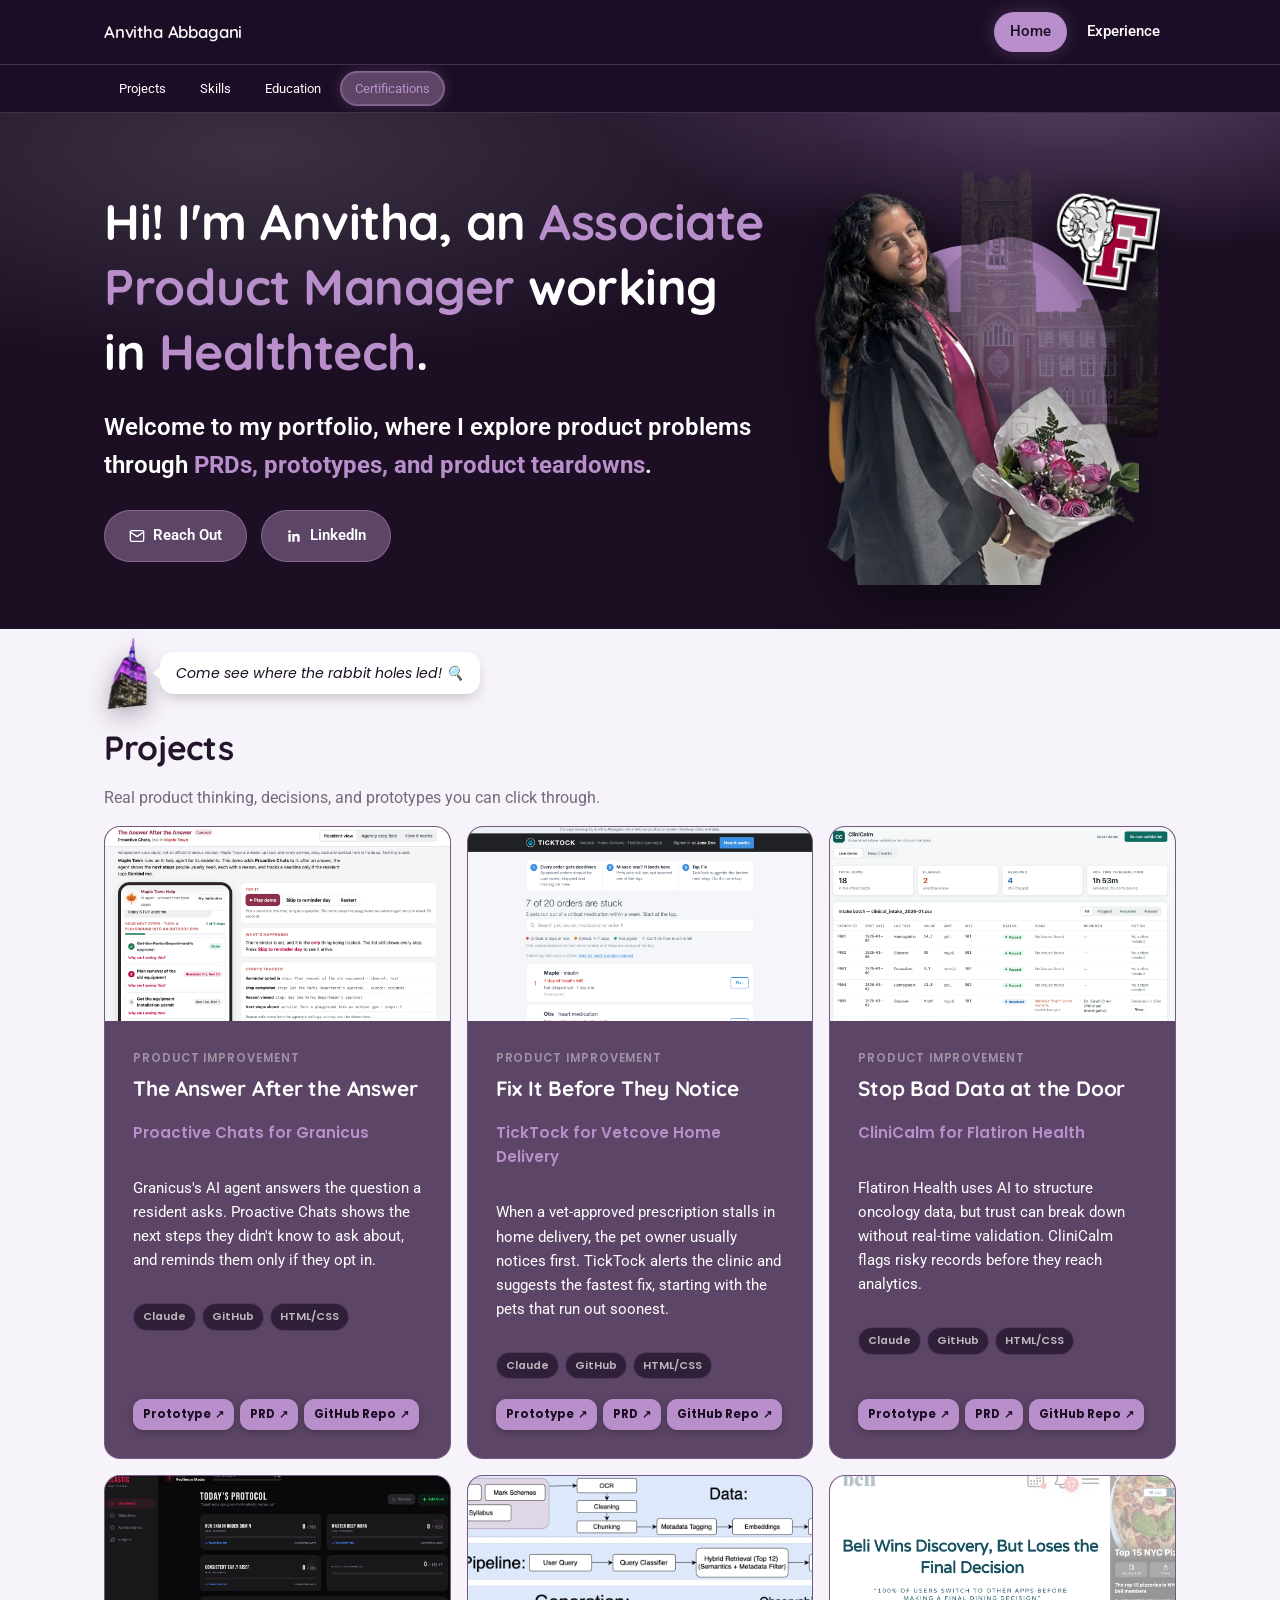
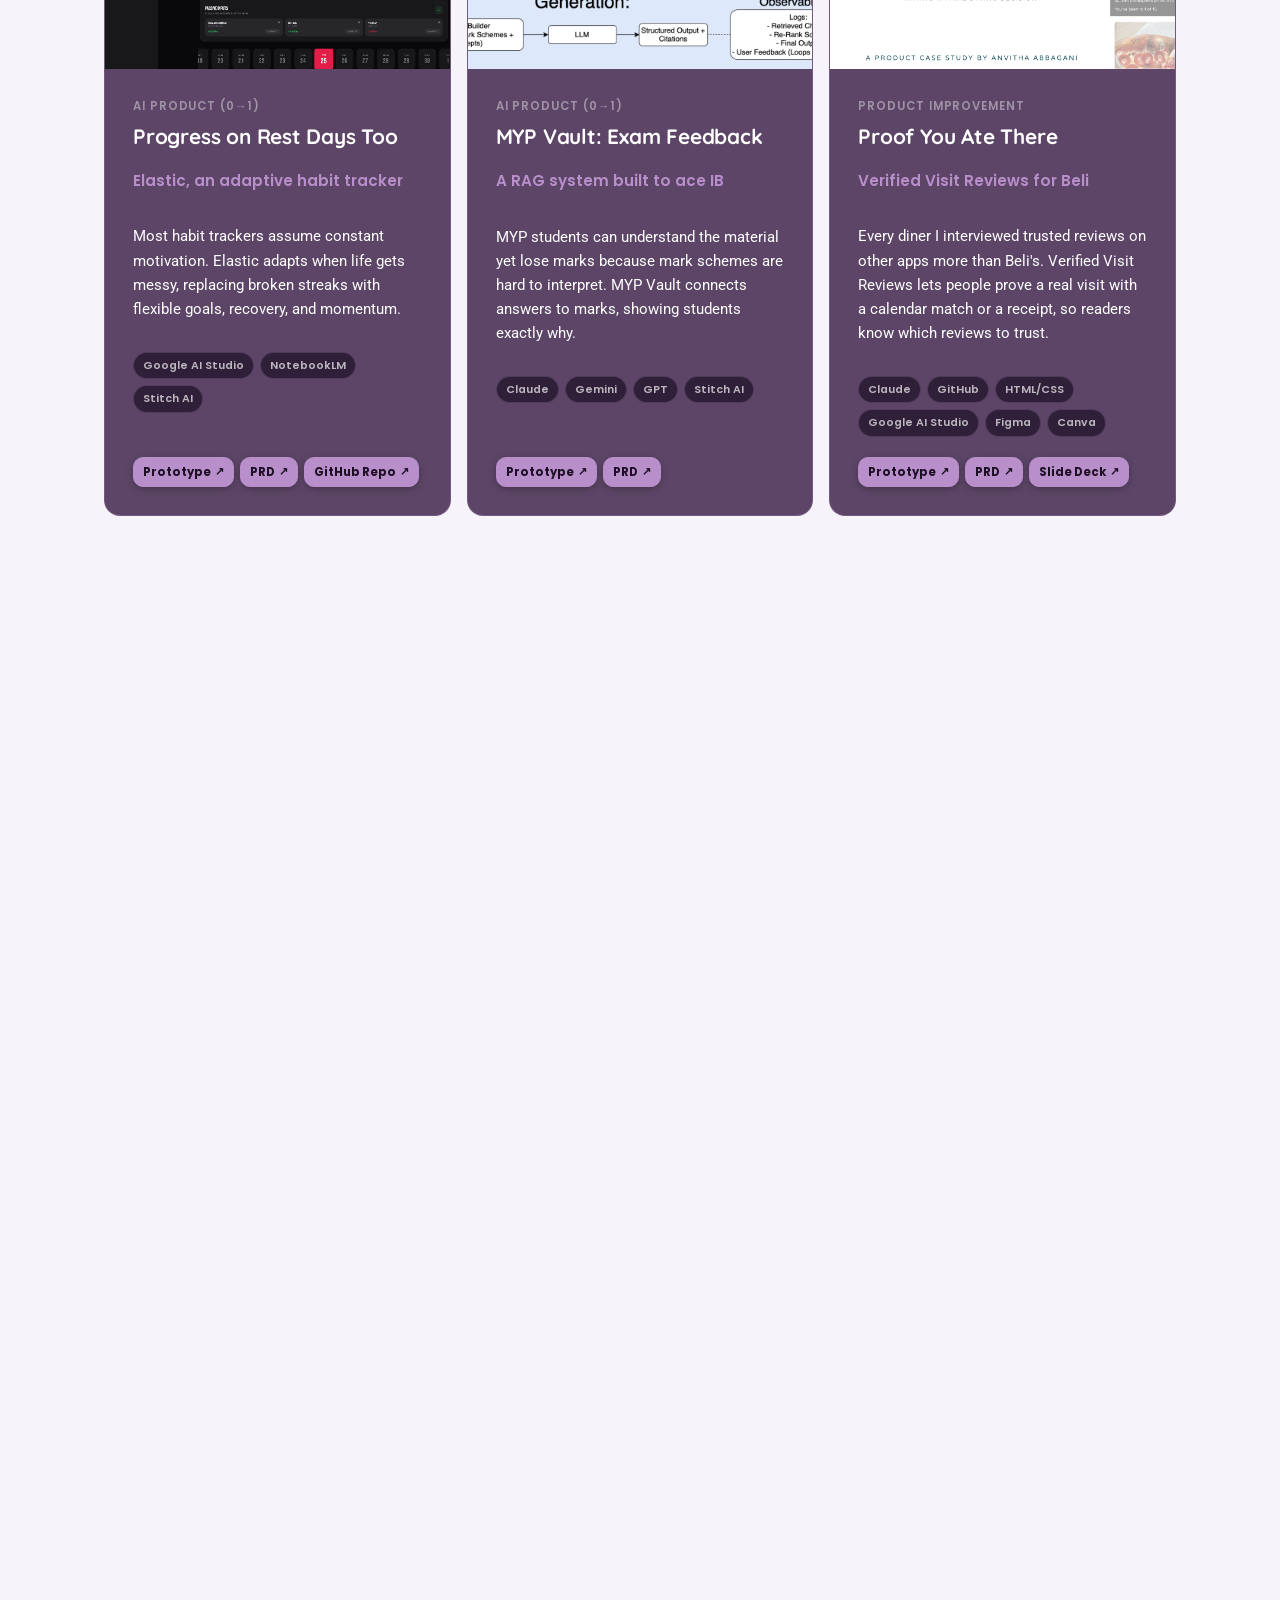
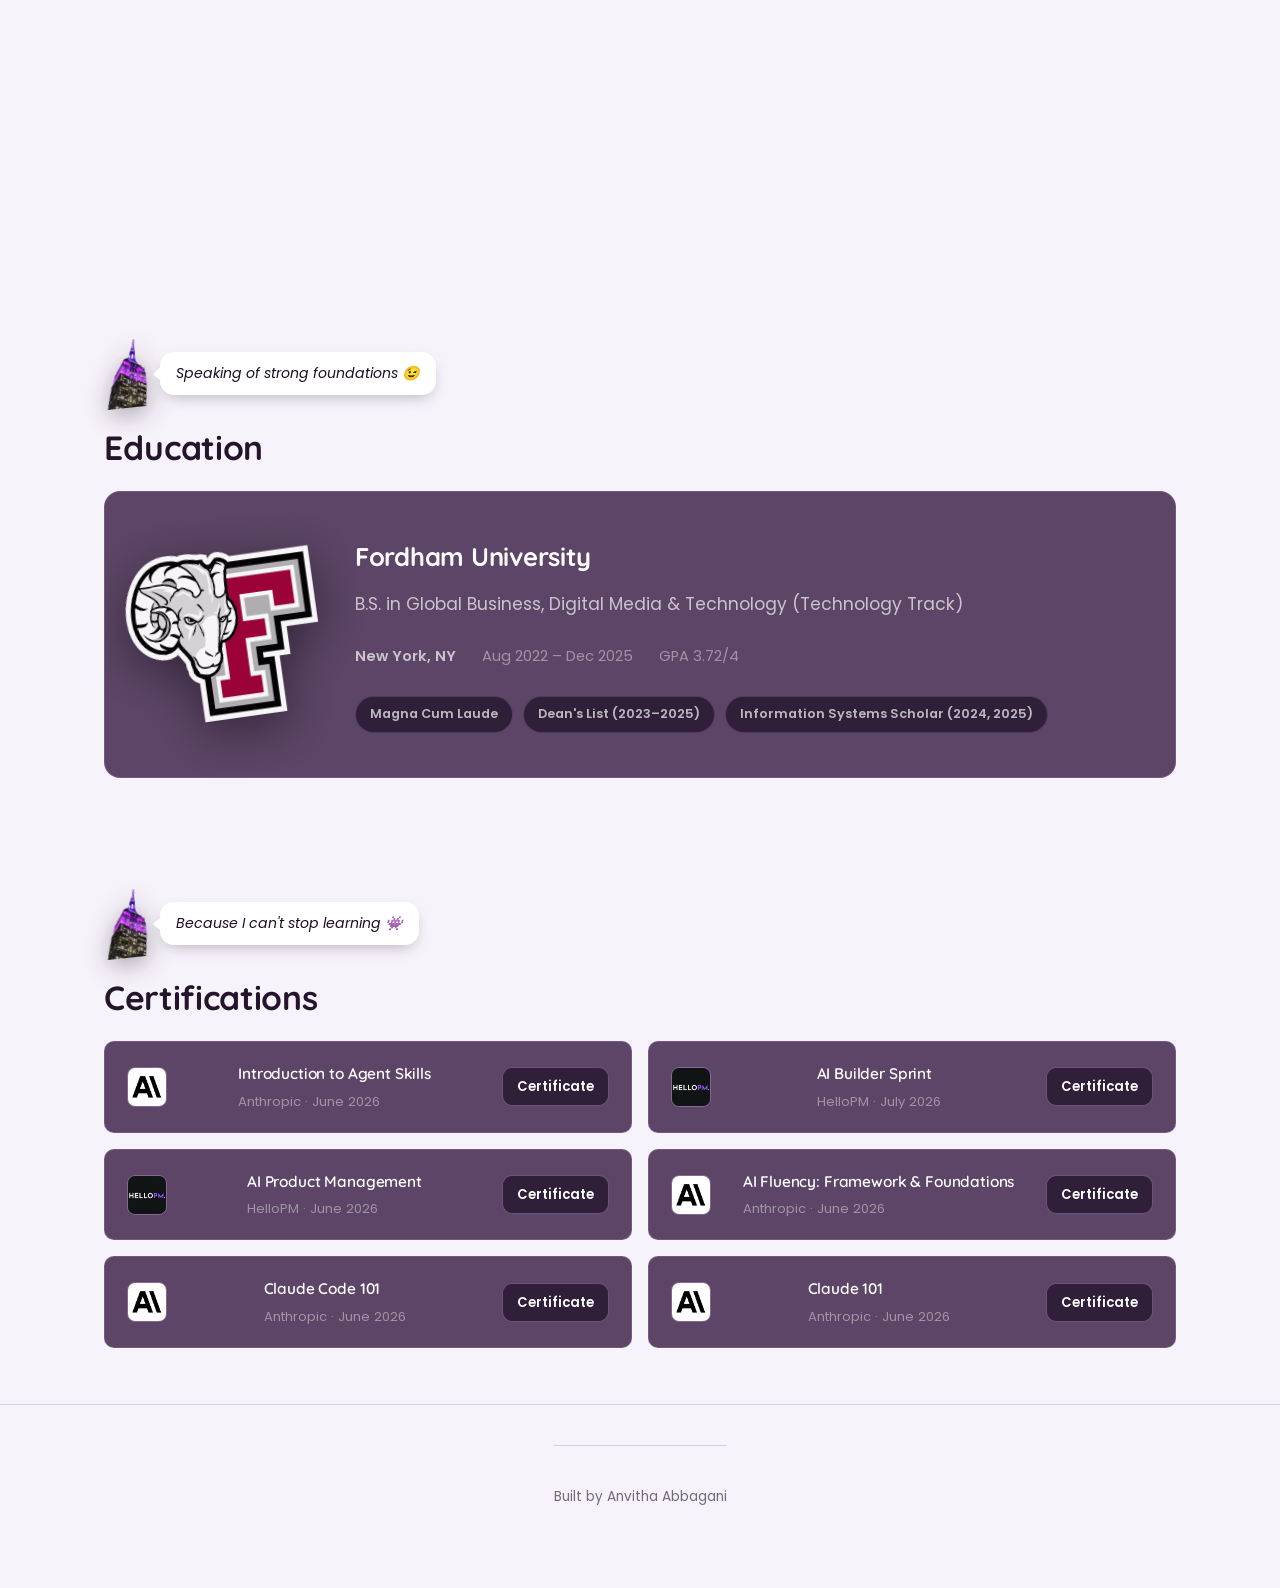
<file: index.html>
<!doctype html>
<html lang="en">
<head>
<meta charset="utf-8" />
<meta name="viewport" content="width=device-width, initial-scale=1" />
<title>Anvitha Abbagani — APM</title>
<meta name="description" content="Associate Product Manager in healthtech. PRDs, prototypes, and product teardowns you can click through." />
<meta property="og:type" content="website" />
<meta property="og:site_name" content="Anvitha Abbagani" />
<meta property="og:title" content="Anvitha Abbagani — Associate Product Manager" />
<meta property="og:description" content="Associate Product Manager in healthtech. PRDs, prototypes, and product teardowns you can click through." />
<meta property="og:url" content="https://abbagani.com/" />
<meta property="og:image" content="https://abbagani.com/assets/favicon.png" />
<link rel="icon" type="image/png" href="assets/favicon.png" />
<link rel="preconnect" href="https://fonts.googleapis.com" />
<link rel="preconnect" href="https://fonts.gstatic.com" crossorigin />
<link href="https://fonts.googleapis.com/css2?family=Roboto:wght@400;500;600;700&family=Poppins:wght@500;600;700&family=Quicksand:wght@500;600;700&display=swap" rel="stylesheet" />
<link rel="stylesheet" href="css/style.css?v=85" />
</head>
<body data-page="home">
<script>try{if(localStorage.getItem('portfolio_admin_mode_v1')==='1')document.body.classList.add('admin-mode');}catch(e){}</script>

<nav class="site-nav">
  <div class="wrap nav-row">
    <a class="brand" href="./">Anvitha <span>Abbagani</span></a>
    <div class="primary-links">
      <a href="./" data-page="home">Home</a>
      <a href="experience.html" data-page="experience">Experience</a>
    </div>
  </div>
  <div class="subnav">
    <div class="wrap subnav-row">
      <a href="#projects" data-target="projects">Projects</a>
      <a href="#skills" data-target="skills">Skills</a>
      <a href="#education" data-target="education">Education</a>
      <a href="#certifications" data-target="certifications">Certifications</a>
    </div>
  </div>
</nav>

<header class="hero">
  <div class="wrap hero-grid">
    <div class="hero-content">
      <h1 class="hero-greeting">Hi! I'm Anvitha, an <span class="accent">Associate Product Manager</span> working in <span class="accent">Healthtech</span>.</h1>
      <p class="hero-subtext">Welcome to my portfolio, where I explore product problems through <strong>PRDs, prototypes, and product teardowns</strong>.</p>
      <div class="hero-actions">
        <a class="btn btn-primary" href="mailto:aabbagani@gmail.com">
          <svg viewBox="0 0 24 24" fill="none" stroke="currentColor" stroke-width="2" stroke-linecap="round" stroke-linejoin="round" aria-hidden="true"><rect x="2" y="4" width="20" height="16" rx="2"/><path d="m22 6-10 7L2 6"/></svg>
          Reach Out
        </a>
        <a class="btn btn-ghost" href="https://www.linkedin.com/in/aabbagani/" target="_blank" rel="noopener">
          <svg viewBox="0 0 24 24" fill="currentColor" aria-hidden="true"><path d="M20.45 20.45h-3.55v-5.57c0-1.33-.02-3.03-1.85-3.03-1.85 0-2.14 1.44-2.14 2.94v5.66H9.36V9h3.41v1.56h.05c.48-.9 1.63-1.85 3.36-1.85 3.6 0 4.27 2.37 4.27 5.45v6.29zM5.34 7.43a2.06 2.06 0 1 1 0-4.12 2.06 2.06 0 0 1 0 4.12zM7.12 20.45H3.56V9h3.56v11.45z"/></svg>
          LinkedIn
        </a>
      </div>
    </div>
    <div class="hero-photo-wrap">
      <div class="hero-cutout-stage">
        <div class="hero-blob" aria-hidden="true"></div>
        <img class="hero-building" src="assets/keating-hall-cutout.png" alt="" aria-hidden="true" />
        <img class="hero-photo-cutout" src="assets/profile-cutout.png" alt="Anvitha Abbagani" />
        <img class="hero-photo-badge" src="assets/fordham-logo.png" alt="Fordham University" />
      </div>
    </div>
  </div>
</header>

<section id="projects">
  <div class="wrap">
    <div class="tour-guide reveal">
      <img class="tour-guide-avatar" src="assets/empire-state-sticker.png" alt="" aria-hidden="true" />
      <div class="tour-guide-bubble">Come see where the rabbit holes led! 🔍</div>
    </div>
    <div class="section-head reveal">
      <h2>Projects</h2>
      <p>Real product thinking, decisions, and prototypes you can click through.</p>
    </div>

    <div class="project-grid" id="project-grid"></div>
  </div>
</section>

<section id="skills">
  <div class="wrap">
    <div class="section-head reveal">
      <div class="tour-guide">
        <img class="tour-guide-avatar" src="assets/empire-state-sticker.png" alt="" aria-hidden="true" />
        <div class="tour-guide-bubble">My secret weapons ⚡</div>
      </div>
      <h2>Skill Set</h2>
    </div>
    <div class="skill-groups reveal-stagger" id="skill-groups"></div>
  </div>
</section>

<section id="education">
  <div class="wrap">
    <div class="section-head reveal">
      <div class="tour-guide">
        <img class="tour-guide-avatar" src="assets/empire-state-sticker.png" alt="" aria-hidden="true" />
        <div class="tour-guide-bubble">Speaking of strong foundations 😉</div>
      </div>
      <h2>Education</h2>
    </div>
    <div class="edu-card reveal">
      <img class="edu-fordham-sticker" src="assets/fordham-logo.png" alt="Fordham University" aria-hidden="true" />
      <div class="edu-school">Fordham University</div>
      <div class="edu-degree">B.S. in Global Business, Digital Media &amp; Technology (Technology Track)</div>
      <div class="edu-meta">
        <span><strong>New York, NY</strong></span>
        <span>Aug 2022 – Dec 2025</span>
        <span>GPA 3.72/4</span>
      </div>
      <div class="edu-honors">
        <span class="tag">Magna Cum Laude</span>
        <span class="tag">Dean's List (2023–2025)</span>
        <span class="tag">Information Systems Scholar (2024, 2025)</span>
      </div>
    </div>
  </div>
</section>

<section id="certifications">
  <div class="wrap">
    <div class="section-head reveal">
      <div class="tour-guide">
        <img class="tour-guide-avatar" src="assets/empire-state-sticker.png" alt="" aria-hidden="true" />
        <div class="tour-guide-bubble">Because I can't stop learning 👾</div>
      </div>
      <h2>Certifications</h2>
    </div>
    <div class="cert-grid reveal-stagger" id="cert-grid"></div>
  </div>
</section>

<footer class="site-footer">
  <div class="wrap site-footer">
    <span>Built by Anvitha Abbagani</span>
  </div>
</footer>

<script src="js/projects-data.js"></script>
<script src="js/certs-data.js"></script>
<script src="js/skills-data.js"></script>
<script src="js/projects-render.js"></script>
<script src="js/certs-render.js"></script>
<script src="js/skills-render.js"></script>
<script src="js/main.js"></script>
<script src="js/admin-shared.js"></script>
<script src="js/admin.js"></script>
<script src="js/certs-admin.js"></script>
<script src="js/skills-admin.js"></script>
</body>
</html>
</file>
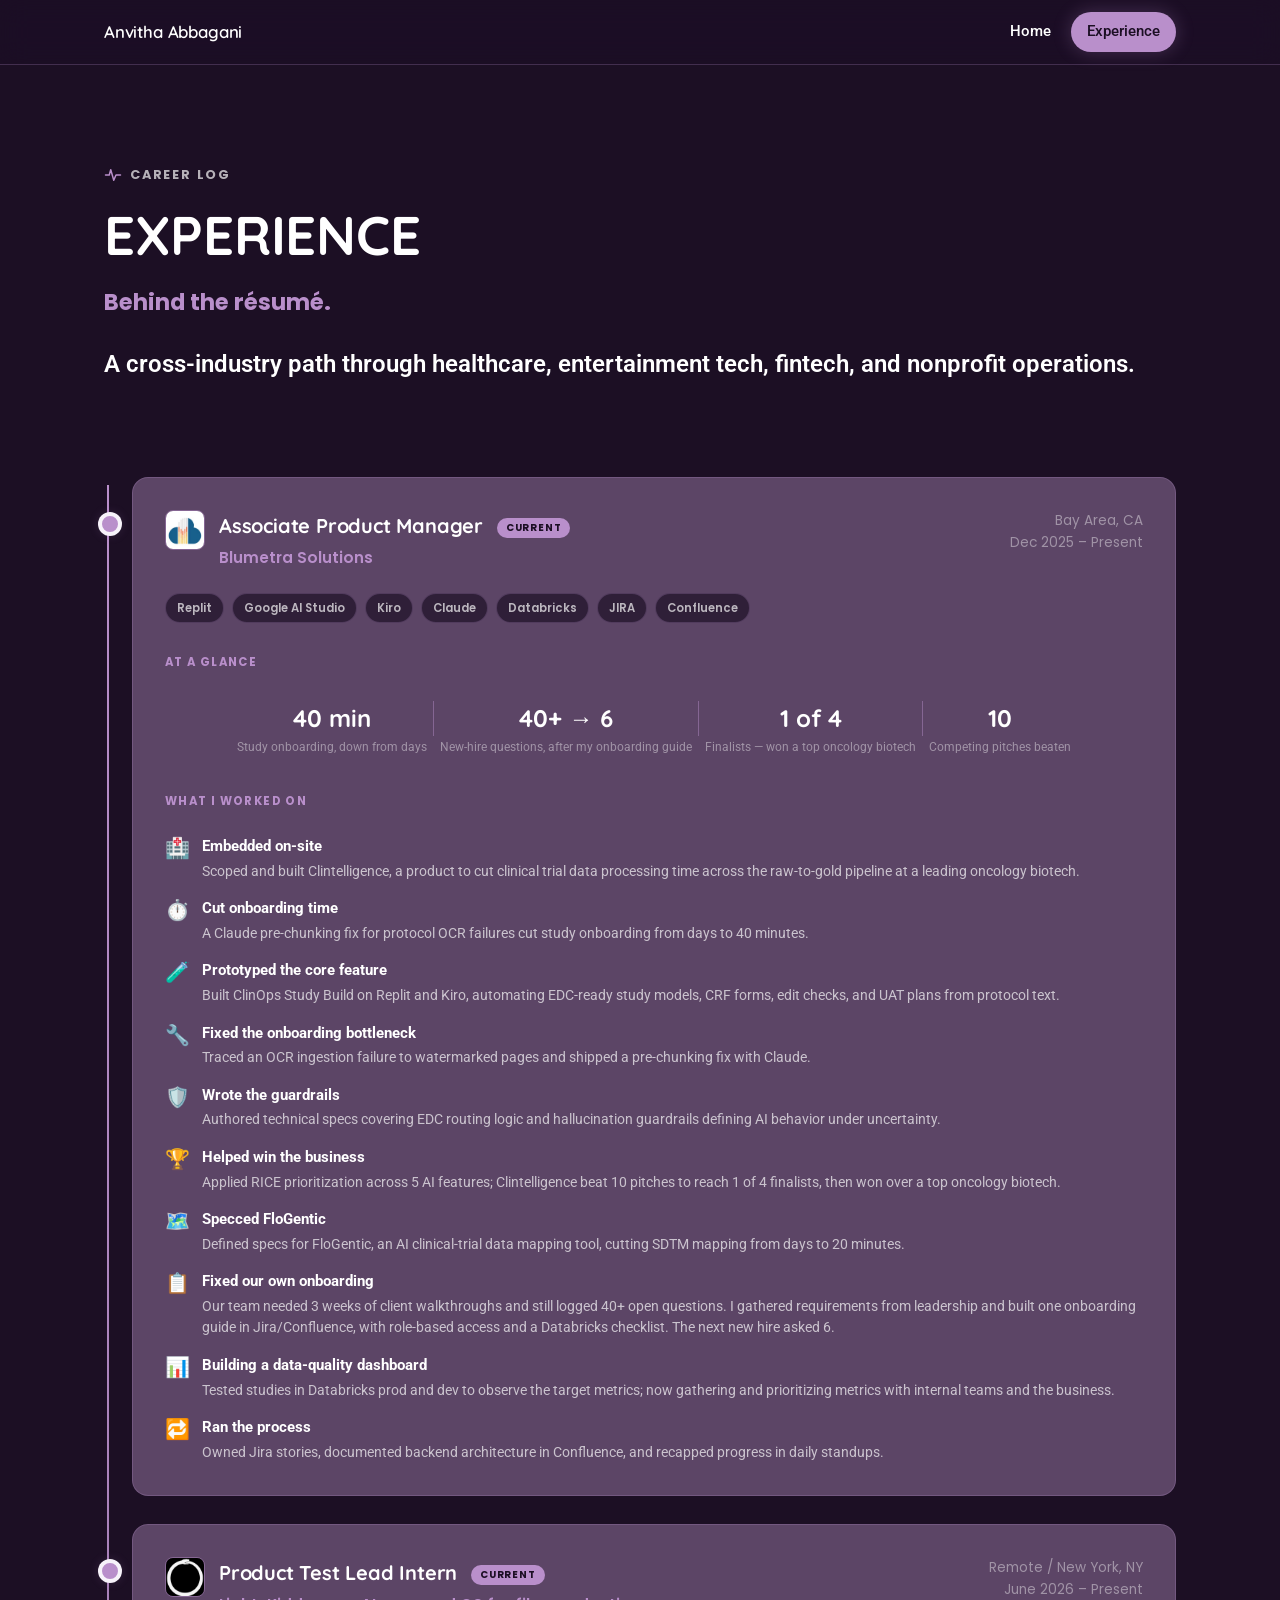
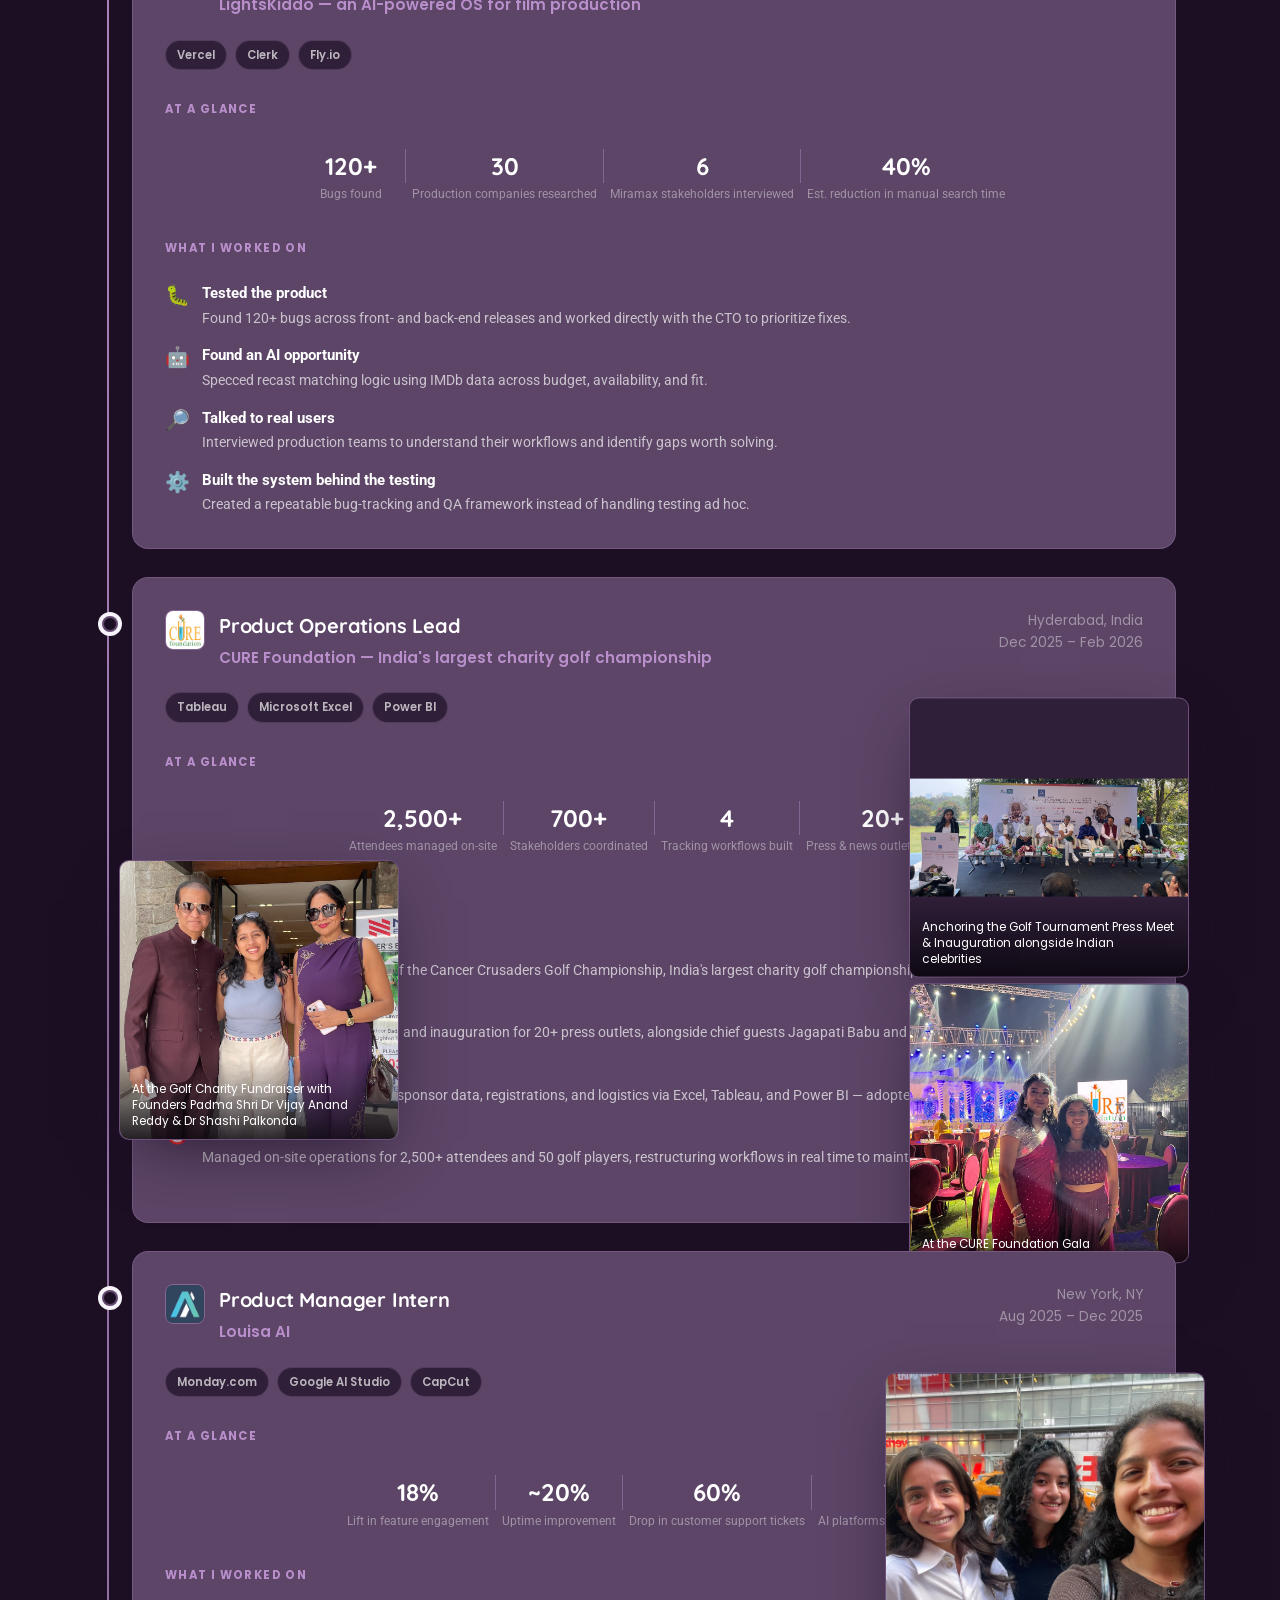
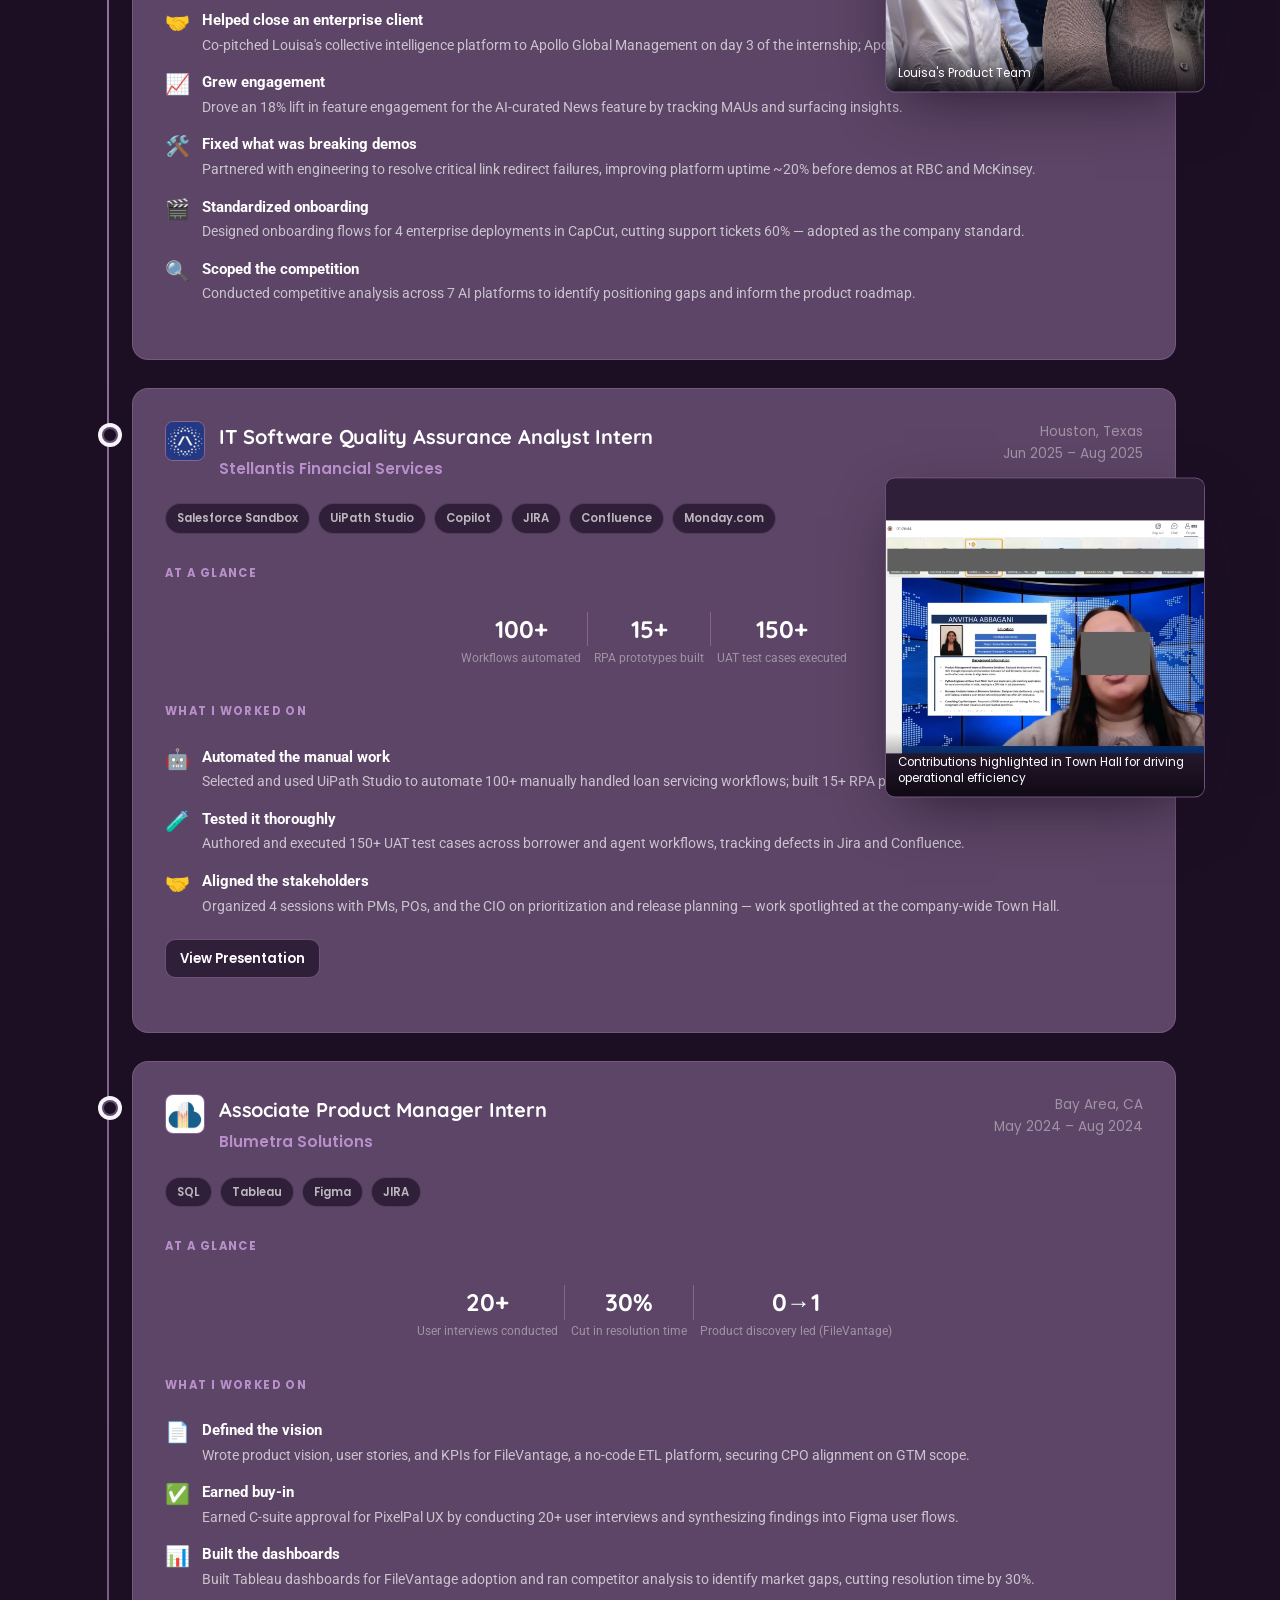
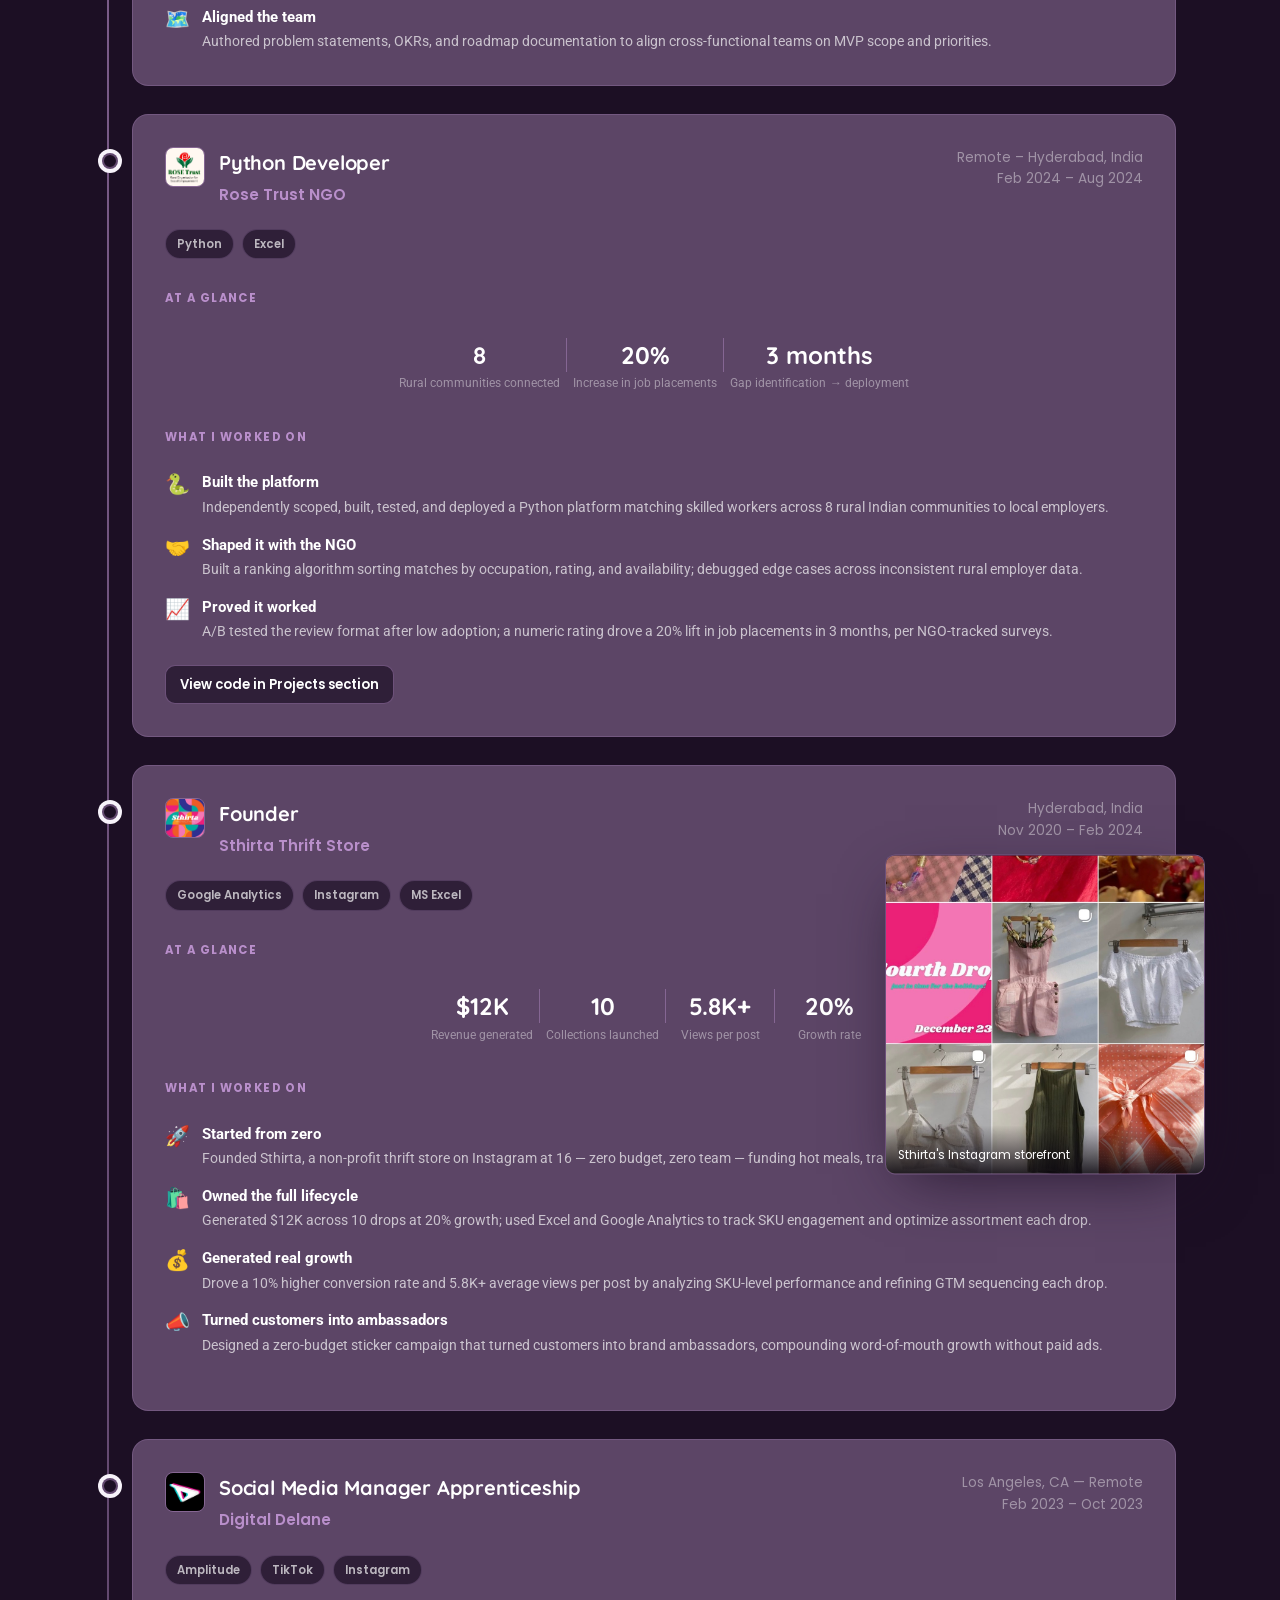
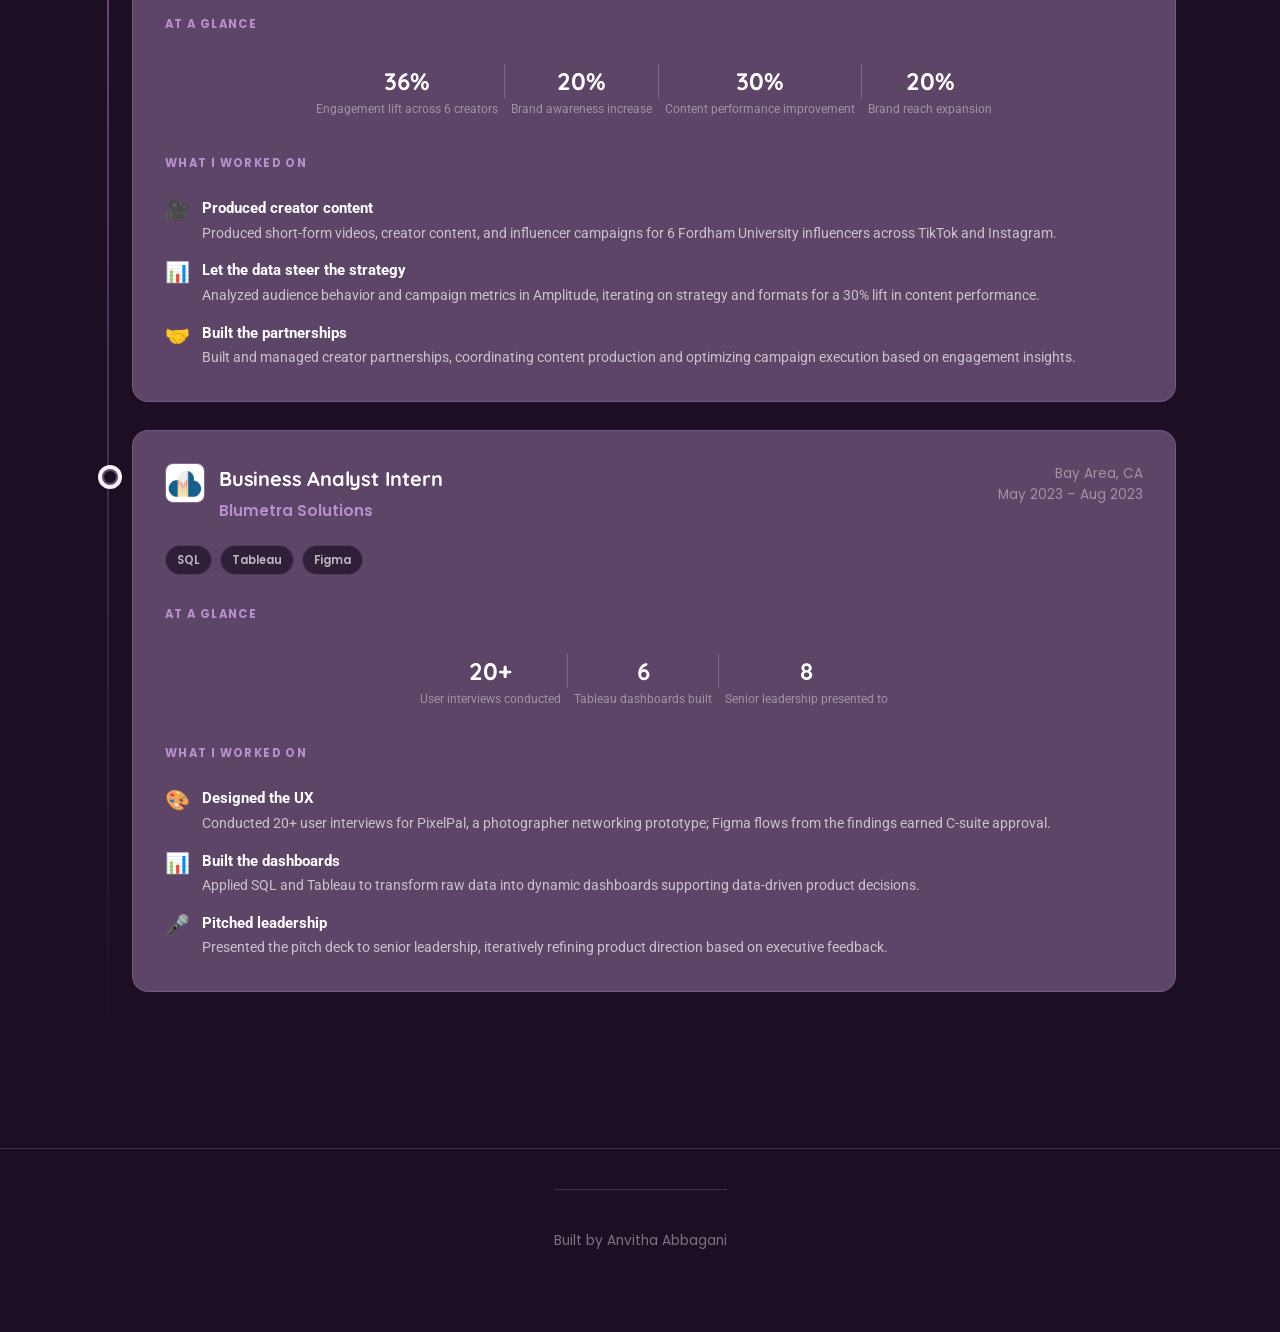
<file: experience.html>
<!doctype html>
<html lang="en">
<head>
<meta charset="utf-8" />
<meta name="viewport" content="width=device-width, initial-scale=1" />
<title>Experience — Anvitha Abbagani</title>
<meta name="description" content="Career log — Anvitha Abbagani" />
<link rel="icon" type="image/png" href="assets/favicon.png" />
<link rel="preconnect" href="https://fonts.googleapis.com" />
<link rel="preconnect" href="https://fonts.gstatic.com" crossorigin />
<link href="https://fonts.googleapis.com/css2?family=Roboto:wght@400;500;600;700&family=Poppins:wght@500;600;700&family=Quicksand:wght@500;600;700&display=swap" rel="stylesheet" />
<link rel="stylesheet" href="css/style.css?v=85" />
</head>
<body data-page="experience">
<script>try{if(localStorage.getItem('portfolio_admin_mode_v1')==='1')document.body.classList.add('admin-mode');}catch(e){}</script>

<nav class="site-nav">
  <div class="wrap nav-row">
    <a class="brand" href="./">Anvitha <span>Abbagani</span></a>
    <div class="primary-links">
      <a href="./" data-page="home">Home</a>
      <a href="experience.html" data-page="experience">Experience</a>
    </div>
  </div>
</nav>

<header class="exp-hero">
  <div class="wrap">
    <div class="hero-content">
      <div class="hero-kicker">
        <svg class="kicker-icon" viewBox="0 0 24 24" fill="none" stroke="currentColor" stroke-width="2" stroke-linecap="round" stroke-linejoin="round" aria-hidden="true"><polyline points="2 12 7 12 9 5 13 19 16 12 22 12"/></svg>
        Career Log
      </div>
      <h1 class="hero-headline"><span class="line">Experience</span></h1>
      <p class="exp-tagline">Behind the résumé.</p>
      <p class="hero-subtext">A cross-industry path through healthcare, entertainment tech, fintech, and nonprofit operations.</p>
    </div>
  </div>
</header>

<section>
  <div class="wrap">
    <div class="timeline" id="timeline"></div>
  </div>
</section>

<footer class="site-footer">
  <div class="wrap site-footer">
    <span>Built by Anvitha Abbagani</span>
  </div>
</footer>

<script src="js/experience-data.js"></script>
<script src="js/experience-render.js"></script>
<script src="js/main.js"></script>
<script src="js/admin-shared.js"></script>
<script src="js/experience-admin.js"></script>
<script src="js/exp-photos.js"></script>
</body>
</html>
</file>
<file: css/style.css>
/* ===== Design tokens ===== */
:root {
  /* Brand palette — deepened/separated further for stronger contrast between
     the purples: bg darker (#1c0f24), surface lighter (#5c4566), accent
     brighter/more saturated (#b98fcb, derived from the supplied #A47FB3). */
  --primary: #5c4566;
  --secondary: #ffffff;
  --tertiary: #1c0f24;
  --quad: #b98fcb;

  /* Semantic mapping */
  --bg: var(--tertiary);
  --bg-elevated: color-mix(in srgb, var(--tertiary) 70%, var(--primary) 30%);
  /* Page background from the Projects section onward — card/surface
     colors are untouched, only the space around them turns light. */
  --bg-alt: #f7f3fa;
  --text-on-alt: color-mix(in srgb, var(--tertiary) 88%, var(--primary) 12%);
  --text-on-alt-dim: color-mix(in srgb, var(--tertiary) 60%, transparent);
  --surface: var(--primary);
  --surface-hover: color-mix(in srgb, var(--primary) 85%, var(--quad) 15%);
  --border: rgba(185, 143, 203, 0.25);
  --border-strong: rgba(185, 143, 203, 0.45);
  --text: var(--secondary);
  --text-dim: rgba(255, 255, 255, 0.68);
  --text-faint: rgba(255, 255, 255, 0.42);
  --accent: var(--quad);
  --accent-strong: var(--secondary);
  --glow: rgba(185, 143, 203, 0.5);
  --glow-soft: rgba(185, 143, 203, 0.24);
  --grad: linear-gradient(120deg, var(--quad) 0%, var(--secondary) 65%, var(--secondary) 100%);
  --shadow-lg: 0 20px 60px -20px rgba(28, 15, 36, 0.85);
  --radius: 16px;
  --radius-sm: 10px;
  --nav-h: 64px;
  --subnav-h: 48px;
  --maxw: 1120px;
  --ease: cubic-bezier(0.16, 1, 0.3, 1);

  /* Font stack */
  --font-heading: "Quicksand", "Poppins", sans-serif;
  --font-subheading: "Poppins", "Inter", sans-serif;
  --font-body: "Roboto", -apple-system, BlinkMacSystemFont, "Segoe UI", sans-serif;
  --font-mono: "Poppins", "Inter", sans-serif;
}

* { box-sizing: border-box; }

html {
  scroll-behavior: smooth;
  scroll-padding-top: calc(var(--nav-h) + var(--subnav-h) + 16px);
}

body {
  margin: 0;
  overflow-x: hidden;
  background: var(--bg);
  color: var(--text);
  font-family: var(--font-body);
  line-height: 1.6;
  -webkit-font-smoothing: antialiased;
}

h1, h2, h3, h4,
.project-name, .exp-role, .edu-school, .cert-name, .brand {
  font-family: var(--font-heading);
  font-weight: 700;
  margin: 0;
  letter-spacing: -0.01em;
}

/* Secondary title-adjacent lines read as a serif subheading */
.project-headline,
.exp-org,
.edu-degree {
  font-family: var(--font-subheading);
}

/* Tiny labels, tags, and metadata read as mono throughout */
.hero-kicker,
.project-category,
.tag,
.link-chip,
.edu-meta,
.cert-meta,
.cert-link,
.exp-meta,
.site-footer {
  font-family: var(--font-mono);
}

a { color: inherit; text-decoration: none; }

img { max-width: 100%; display: block; }

.wrap {
  max-width: var(--maxw);
  margin: 0 auto;
  padding: 0 24px;
}

/* ===== Nav ===== */
.site-nav {
  position: sticky;
  top: 0;
  z-index: 100;
  background: rgba(28, 15, 36, 0.78);
  backdrop-filter: blur(14px) saturate(140%);
  -webkit-backdrop-filter: blur(14px) saturate(140%);
  border-bottom: 1px solid var(--border);
}

.site-nav .nav-row {
  height: var(--nav-h);
  display: flex;
  align-items: center;
  justify-content: space-between;
  gap: 24px;
}

.brand {
  font-weight: 600;
  font-size: 1.05rem;
  letter-spacing: -0.01em;
  white-space: nowrap;
}

.brand span { color: var(--accent-strong); }

.primary-links {
  display: flex;
  gap: 4px;
}

.primary-links a {
  padding: 8px 16px;
  border-radius: 999px;
  font-size: 0.92rem;
  font-weight: 500;
  color: var(--text);
  transition: color 0.2s var(--ease), background 0.2s var(--ease);
}

.primary-links a:hover { color: var(--text); background: var(--surface-hover); }
.primary-links a.active {
  color: var(--tertiary);
  background: var(--accent);
  box-shadow: 0 0 18px 1px var(--glow-soft);
}

.subnav {
  height: var(--subnav-h);
  border-top: 1px solid var(--border);
  overflow-x: auto;
  scrollbar-width: none;
}
.subnav::-webkit-scrollbar { display: none; }

.subnav-row {
  height: 100%;
  display: flex;
  align-items: center;
  gap: 4px;
}

.subnav a {
  flex: none;
  padding: 6px 14px;
  border-radius: 999px;
  font-size: 0.82rem;
  color: var(--text);
  border: 1px solid transparent;
  transition: color 0.2s var(--ease), border-color 0.2s var(--ease), background 0.2s var(--ease);
  white-space: nowrap;
}

.subnav a:hover { color: var(--accent); }

.subnav a.active {
  color: var(--accent);
  border-color: var(--border-strong);
  background: var(--surface);
  box-shadow: 0 0 14px 0 var(--glow-soft), inset 0 0 0 1px rgba(185, 143, 203, 0.35);
}

/* ===== Sections / reveal motion ===== */
section { padding: 56px 0; }
section:first-of-type { padding-top: 10px; }

/* From Projects onward the page background itself turns light — card/tag/
   accent colors inside each section are untouched (only the space around
   them changes), so only the bare text that sits directly on the section
   background (heading, intro) needs to flip to a dark tone. */
#projects,
#skills,
#education,
#certifications {
  background: var(--bg-alt);
}
body[data-page="home"] .site-footer {
  background: var(--bg-alt);
  color: var(--text-on-alt-dim);
  border-top-color: rgba(28, 15, 36, 0.15);
}

/* Empire State sticker — symbolic of hope — now doubles as a tiny tour
   guide, introducing each section with a one-line caption before its
   heading, rather than just riding along beside the title text. */
.tour-guide {
  display: flex;
  align-items: center;
  gap: 14px;
  margin-bottom: 14px;
}
.tour-guide-avatar {
  width: 42px;
  height: auto;
  flex: none;
  transform: rotate(-6deg);
  filter: drop-shadow(0 6px 12px rgba(28, 15, 36, 0.4));
}
.tour-guide-bubble {
  position: relative;
  background: var(--secondary);
  color: var(--tertiary);
  font-family: var(--font-subheading);
  font-style: italic;
  font-size: 0.88rem;
  padding: 10px 16px;
  border-radius: 14px;
  box-shadow: 0 6px 16px -6px rgba(28, 15, 36, 0.35);
}
.tour-guide-bubble::before {
  content: "";
  position: absolute;
  left: -7px;
  top: 50%;
  transform: translateY(-50%);
  border-width: 7px 8px 7px 0;
  border-style: solid;
  border-color: transparent var(--secondary) transparent transparent;
}

@media (max-width: 700px) {
  .tour-guide-avatar { width: 32px; }
  .tour-guide-bubble { font-size: 0.8rem; padding: 8px 12px; }
}


.reveal {
  opacity: 0;
  transform: translateY(28px) scale(0.98);
  transition: opacity 0.7s var(--ease), transform 0.7s var(--ease);
}
.reveal.is-visible { opacity: 1; transform: translateY(0) scale(1); }
.reveal-stagger > * {
  opacity: 0;
  transform: translateY(22px) scale(0.97);
  transition: opacity 0.6s var(--ease), transform 0.6s var(--ease);
}
.reveal-stagger.is-visible > * { opacity: 1; transform: translateY(0) scale(1); }
.reveal-stagger.is-visible > *:nth-child(1) { transition-delay: 0.02s; }
.reveal-stagger.is-visible > *:nth-child(2) { transition-delay: 0.08s; }
.reveal-stagger.is-visible > *:nth-child(3) { transition-delay: 0.14s; }
.reveal-stagger.is-visible > *:nth-child(4) { transition-delay: 0.2s; }
.reveal-stagger.is-visible > *:nth-child(5) { transition-delay: 0.26s; }
.reveal-stagger.is-visible > *:nth-child(6) { transition-delay: 0.32s; }
.reveal-stagger.is-visible > *:nth-child(7) { transition-delay: 0.38s; }
.reveal-stagger.is-visible > *:nth-child(8) { transition-delay: 0.44s; }
.reveal-stagger.is-visible > *:nth-child(9) { transition-delay: 0.5s; }

@media (prefers-reduced-motion: reduce) {
  html { scroll-behavior: auto; }
  .reveal, .reveal-stagger > * {
    opacity: 1 !important;
    transform: none !important;
    transition: none !important;
  }
  .hero::before { animation: none !important; }
}

.section-head { margin-bottom: 16px; }
.section-head h2 { font-size: clamp(1.6rem, 3vw, 2.1rem); color: var(--text-on-alt); }
.section-head p { color: var(--text-on-alt-dim); margin-top: 10px; max-width: 60ch; }

/* ===== Hero ===== */
.hero {
  padding-top: 76px;
  padding-bottom: 44px;
  position: relative;
  overflow: hidden;
}

.hero::before {
  content: "";
  position: absolute;
  inset: -20% -10% auto -10%;
  height: 560px;
  background: radial-gradient(55% 55% at 25% 25%, rgba(255, 255, 255, 0.14), transparent 70%),
              radial-gradient(45% 45% at 78% 12%, rgba(185, 143, 203, 0.4), transparent 70%),
              radial-gradient(50% 50% at 55% 60%, rgba(28, 15, 36, 0.7), transparent 75%);
  pointer-events: none;
  z-index: -1;
  animation: drift 16s ease-in-out infinite alternate;
}

@keyframes drift {
  0%   { transform: translate3d(0, 0, 0) scale(1); }
  100% { transform: translate3d(2%, 3%, 0) scale(1.06); }
}

.hero-grid {
  display: grid;
  grid-template-columns: 1.3fr 0.7fr;
  align-items: start;
  gap: 56px;
}

.hero-kicker {
  display: inline-flex;
  align-items: center;
  gap: 8px;
  font-size: 0.8rem;
  font-weight: 700;
  letter-spacing: 0.14em;
  text-transform: uppercase;
  color: var(--text-dim);
  margin-bottom: 16px;
}
.kicker-icon { width: 18px; height: 18px; color: var(--accent); flex: none; }

.hero-headline {
  display: flex;
  flex-direction: column;
  gap: 6px;
  font-size: clamp(1.5rem, 2.7vw, 2.3rem);
  font-weight: 700;
  line-height: 1.28;
  letter-spacing: -0.005em;
  text-transform: uppercase;
}
.hero-headline .line { color: var(--text); }
.hero-headline .line.accent { color: var(--accent); }

.hero-greeting {
  font-size: clamp(2.1rem, 3.9vw, 3.15rem);
  line-height: 1.3;
  color: var(--text);
}
.hero-greeting .accent { color: var(--accent); }

.hero-subtext {
  margin-top: 24px;
  font-size: clamp(1.2rem, 2.1vw, 1.5rem);
  font-weight: 600;
  color: #ffffff;
}
.hero-subtext strong { color: var(--accent); font-weight: 700; }

.hero-cutout-stage {
  position: relative;
  display: flex;
  align-items: center;
  justify-content: center;
  min-height: 340px;
}

.hero-blob {
  position: absolute;
  z-index: 0;
  width: 58%;
  height: 70%;
  top: 12%;
  left: 50%;
  transform: translateX(-50%);
}
.hero-blob::before,
.hero-blob::after {
  content: "";
  position: absolute;
  inset: 0;
  border-radius: 44% 56% 42% 58% / 56% 44% 56% 44%;
}
/* Rotations mirrored (negated) from the original blob */
.hero-blob::before { background: var(--quad); transform: rotate(-24deg); }
.hero-blob::after {
  background: color-mix(in srgb, var(--quad) 75%, var(--primary) 25%);
  transform: rotate(16deg);
  opacity: 0.92;
}

.hero-building {
  position: absolute;
  z-index: 0;
  top: -6%;
  left: 50%;
  transform: translateX(-50%);
  width: 90%;
  max-width: 360px;
  height: auto;
  opacity: 0.5;
  filter: grayscale(15%) brightness(0.6) saturate(1.3);
  pointer-events: none;
}

.hero-photo-cutout {
  position: relative;
  z-index: 1;
  width: 100%;
  max-width: 330px;
  height: auto;
  margin: 0 auto;
  transform: translateX(-24px);
  filter: drop-shadow(0 22px 34px rgba(0, 0, 0, 0.5));
}

.hero-photo-badge {
  position: absolute;
  z-index: 2;
  right: 6%;
  top: 2%;
  width: 100px;
  height: auto;
  transform: rotate(8deg);
  filter: drop-shadow(0 6px 16px rgba(0, 0, 0, 0.55));
}

@media (max-width: 900px) {
  .hero-grid { grid-template-columns: 1fr; gap: 40px; }
  .hero-photo-wrap { max-width: 420px; margin: 0 auto; }
}

@media (max-width: 560px) {
  .hero-cutout-stage { min-height: 340px; }
  .hero-photo-cutout { max-width: 245px; transform: translateX(-12px); }
  .hero-building { max-width: 280px; }
  .hero-photo-badge { width: 68px; right: 3%; }
}

.hero-actions {
  margin-top: 26px;
  display: flex;
  gap: 14px;
  flex-wrap: wrap;
}

.btn svg { width: 16px; height: 16px; flex: none; }

.btn {
  display: inline-flex;
  align-items: center;
  gap: 8px;
  padding: 13px 24px;
  border-radius: 999px;
  font-weight: 600;
  font-size: 0.92rem;
  transition: transform 0.2s var(--ease), box-shadow 0.2s var(--ease), background 0.2s var(--ease), border-color 0.2s var(--ease);
}
.btn-primary,
.btn-ghost {
  background: var(--primary);
  color: var(--secondary);
  border: 1px solid var(--border-strong);
}
.btn-primary:hover,
.btn-ghost:hover {
  border-color: var(--accent);
  transform: translateY(-2px);
  box-shadow: 0 12px 34px -6px var(--glow), 0 0 22px 0 var(--glow-soft);
}

/* ===== Projects ===== */
.project-grid {
  display: grid;
  grid-template-columns: repeat(3, 1fr);
  gap: 16px;
}

.project-card {
  background: var(--surface);
  border: 1px solid var(--border);
  border-radius: var(--radius);
  display: flex;
  flex-direction: column;
  transition: opacity 0.6s var(--ease), transform 0.4s var(--ease), border-color 0.35s var(--ease), box-shadow 0.35s var(--ease);
  position: relative;
  overflow: hidden;
}

.project-cover {
  width: 100%;
  aspect-ratio: 16 / 9;
  overflow: hidden;
  flex: none;
}
.project-cover img { width: 100%; height: 100%; object-fit: cover; display: block; }

.project-card-body {
  padding: 28px;
  display: flex;
  flex-direction: column;
  gap: 16px;
  flex: 1;
}

.project-edit-btn {
  position: absolute;
  top: 14px;
  right: 14px;
  z-index: 2;
  width: 34px;
  height: 34px;
  border-radius: 50%;
  display: flex;
  align-items: center;
  justify-content: center;
  background: var(--bg-elevated);
  border: 1px solid var(--border-strong);
  color: var(--text);
  cursor: pointer;
  transition: background 0.2s var(--ease), color 0.2s var(--ease), border-color 0.2s var(--ease);
}
.project-edit-btn svg { width: 16px; height: 16px; }
.project-edit-btn:hover { background: var(--accent); color: var(--tertiary); border-color: var(--accent); }

.project-move-controls {
  position: absolute;
  top: 14px;
  left: 14px;
  z-index: 2;
  display: flex;
  flex-direction: column;
  gap: 4px;
}
.project-move-btn {
  width: 26px;
  height: 22px;
  border-radius: 6px;
  display: flex;
  align-items: center;
  justify-content: center;
  background: var(--bg-elevated);
  border: 1px solid var(--border-strong);
  color: var(--text);
  font-size: 0.6rem;
  line-height: 1;
  cursor: pointer;
  transition: background 0.2s var(--ease), color 0.2s var(--ease), border-color 0.2s var(--ease);
}
.project-move-btn:hover { background: var(--accent); color: var(--tertiary); border-color: var(--accent); }
.project-move-btn-disabled { opacity: 0.3; cursor: default; pointer-events: none; }

.project-card::after {
  content: "";
  position: absolute;
  inset: -40% -40% auto auto;
  width: 60%;
  height: 60%;
  background: radial-gradient(circle, var(--glow-soft), transparent 70%);
  opacity: 0;
  z-index: 0;
  transition: opacity 0.4s var(--ease);
  pointer-events: none;
}

.project-card > * { position: relative; z-index: 1; }
.project-card > .project-edit-btn,
.project-card > .project-move-controls {
  position: absolute;
  z-index: 5;
}

.project-card:hover {
  transform: translateY(-6px) scale(1.01);
  border-color: var(--border-strong);
  box-shadow: var(--shadow-lg), 0 0 32px -4px var(--glow-soft);
}

.project-card:hover::after { opacity: 1; }

.project-card-top {
  display: flex;
  flex-direction: column;
  gap: 2px;
}

.project-category {
  font-size: 0.72rem;
  font-weight: 600;
  letter-spacing: 0.08em;
  text-transform: uppercase;
  color: var(--text-faint);
}

.project-name {
  font-size: 1.3rem;
  font-weight: 700;
  margin-top: 2px;
}

.project-headline {
  color: var(--accent);
  font-weight: 600;
  font-size: 0.95rem;
}

.project-desc {
  color: var(--text);
  font-size: 0.94rem;
}

.tag-row {
  display: flex;
  flex-wrap: wrap;
  gap: 8px;
}

/* Project cards narrowed to 3 columns — shrink tool tags to match the
   link-chip treatment so a typical 2-3 tag project stays on one line. */
.project-card .tag-row { gap: 6px; }
.project-card .tag {
  font-size: 0.68rem;
  padding: 4px 9px;
}

.tag {
  font-size: 0.72rem;
  font-weight: 600;
  padding: 5px 11px;
  border-radius: 999px;
  background: var(--bg-elevated);
  border: 1px solid var(--border);
  color: var(--text-dim);
  transition: color 0.2s var(--ease), border-color 0.2s var(--ease), box-shadow 0.2s var(--ease);
}
.tag:hover {
  color: var(--text);
  border-color: var(--accent);
  box-shadow: 0 0 12px 0 var(--glow-soft);
}

.link-row {
  display: flex;
  flex-wrap: wrap;
  gap: 10px;
  margin-top: auto;
  padding-top: 4px;
}

/* Project cards narrowed to 3 columns, so their link chips (Slide Deck,
   PRD, Prototype, ...) get a tighter, single-line treatment to avoid
   wrapping onto extra rows and inflating card height. */
.project-card .link-row { gap: 6px; }
.project-card .link-chip {
  font-size: 0.72rem;
  padding: 5px 9px;
  white-space: nowrap;
}
.project-card .link-chip:not([data-tbd="true"]) {
  display: inline-flex;
  align-items: center;
  gap: 4px;
  background: var(--accent);
  border-color: var(--accent);
  color: var(--tertiary);
  font-weight: 700;
  box-shadow: 0 2px 8px -2px rgba(0, 0, 0, 0.4);
}
.project-card .link-chip:not([data-tbd="true"])::after {
  content: "↗";
  font-size: 0.95em;
}
.project-card .link-chip:not([data-tbd="true"]):hover {
  background: var(--secondary);
  border-color: var(--secondary);
  color: var(--tertiary);
  box-shadow: 0 4px 14px -2px var(--glow);
  transform: translateY(-2px);
}

.link-chip {
  font-size: 0.82rem;
  font-weight: 600;
  color: var(--text);
  padding: 8px 14px;
  border-radius: var(--radius-sm);
  border: 1px solid var(--border-strong);
  background: var(--bg-elevated);
  transition: color 0.2s var(--ease), border-color 0.2s var(--ease), background 0.2s var(--ease), box-shadow 0.2s var(--ease), transform 0.2s var(--ease);
}
.link-chip:hover {
  color: var(--accent-strong);
  border-color: var(--accent);
  box-shadow: 0 0 16px 0 var(--glow-soft);
  transform: translateY(-1px);
}
.link-chip[data-tbd="true"] {
  color: var(--text-faint);
  border-style: dashed;
  pointer-events: none;
}

/* ===== Skills — four bold, always-visible panels (01 Think, 02 Build,
   03 Ship, 04 Lead). A recruiter skimming shouldn't have to click
   anything to see the full skill list, so nothing here is collapsed. */
.skill-groups {
  display: grid;
  grid-template-columns: 1fr 1fr;
  gap: 32px 48px;
}

.skill-panel {
  border-left: 3px solid var(--accent);
  padding: 2px 0 2px 22px;
}

.skill-panel-head {
  display: flex;
  align-items: baseline;
  gap: 16px;
  margin-bottom: 16px;
}
.skill-panel-num {
  font-family: var(--font-mono);
  font-size: 2.4rem;
  font-weight: 700;
  color: var(--accent);
  line-height: 1;
}
.skill-panel-title {
  font-family: var(--font-heading);
  font-size: 1.5rem;
  font-weight: 700;
  letter-spacing: 0.03em;
  text-transform: uppercase;
  color: var(--text-on-alt);
}

.skill-panel .tag-row { gap: 8px; }
.skill-panel .tag {
  background: color-mix(in srgb, var(--quad) 14%, white);
  border-color: color-mix(in srgb, var(--quad) 32%, white);
  color: var(--text-on-alt);
  transition: color 0.2s var(--ease), border-color 0.2s var(--ease), background 0.2s var(--ease), box-shadow 0.2s var(--ease), transform 0.2s var(--ease);
}
.skill-panel .tag:hover {
  background: var(--accent);
  border-color: var(--accent);
  color: var(--tertiary);
  transform: translateY(-2px);
  box-shadow: 0 8px 16px -6px rgba(28, 15, 36, 0.35);
}

/* A handful of standout skills get a filled, bolder look so the eye
   lands on them first instead of scanning every tag evenly. */
.skill-panel .tag-signature {
  background: var(--primary);
  border-color: var(--primary);
  color: var(--secondary);
  font-weight: 700;
}
.skill-panel .tag-signature:hover {
  background: var(--accent);
  border-color: var(--accent);
  color: var(--tertiary);
}

.tag-admin { padding-right: 6px; display: inline-flex; align-items: center; gap: 6px; }
.tag-remove {
  width: 15px;
  height: 15px;
  border-radius: 50%;
  border: none;
  background: transparent;
  color: var(--text-on-alt-dim);
  font-size: 0.85rem;
  line-height: 1;
  cursor: pointer;
  padding: 0;
}
.tag-remove:hover { color: var(--secondary); background: var(--accent); }

.tag-add {
  background: transparent;
  border-style: dashed;
  color: var(--text-on-alt-dim);
  cursor: pointer;
}
.tag-add:hover { color: var(--primary); border-color: var(--accent); }

.skill-group-remove {
  margin-top: 16px;
  padding: 6px 12px;
  border-radius: var(--radius-sm);
  border: 1px solid rgba(28, 15, 36, 0.2);
  background: transparent;
  color: var(--text-on-alt-dim);
  font-size: 0.78rem;
  cursor: pointer;
}
.skill-group-remove:hover { border-color: #e5484d; color: #e5484d; }

/* ===== Education ===== */
.edu-card {
  position: relative;
  background: var(--surface);
  border: 1px solid var(--border);
  border-radius: var(--radius);
  padding: 44px 44px 44px 250px;
  display: flex;
  flex-direction: column;
  gap: 6px;
  overflow: hidden;
}
.edu-card .edu-school { font-size: 1.6rem; font-weight: 700; }
.edu-card .edu-degree { color: var(--text-dim); font-size: 1.08rem; margin-top: 8px; }

.edu-fordham-sticker {
  position: absolute;
  left: 24px;
  top: 50%;
  transform: translateY(-50%) rotate(-8deg);
  width: 190px;
  height: auto;
  opacity: 0.95;
  filter: drop-shadow(0 12px 24px rgba(0, 0, 0, 0.45));
  pointer-events: none;
}

@media (max-width: 700px) {
  .edu-card { padding: 44px 24px 24px; }
  .edu-fordham-sticker { width: 90px; left: 12px; top: 20px; transform: rotate(-8deg); opacity: 0.4; }
}
.edu-meta {
  display: flex;
  flex-wrap: wrap;
  gap: 12px 26px;
  margin-top: 20px;
}
.edu-meta span {
  font-size: 0.92rem;
  color: var(--text-faint);
}
.edu-meta strong { color: var(--text-dim); font-weight: 600; }
.edu-honors {
  display: flex;
  flex-wrap: wrap;
  gap: 10px;
  margin-top: 22px;
}
.edu-honors .tag { font-size: 0.8rem; padding: 7px 14px; }

/* ===== Certifications ===== */
.cert-grid {
  display: grid;
  grid-template-columns: repeat(2, 1fr);
  gap: 16px;
}
.cert-card {
  position: relative;
  background: var(--surface);
  border: 1px solid var(--border);
  border-radius: var(--radius-sm);
  padding: 20px 22px;
  display: flex;
  align-items: center;
  justify-content: space-between;
  gap: 12px;
  transition: border-color 0.25s var(--ease), transform 0.25s var(--ease), box-shadow 0.25s var(--ease);
}
.cert-card:hover {
  border-color: var(--border-strong);
  transform: translateY(-3px);
  box-shadow: 0 0 24px -6px var(--glow-soft);
}
.cert-name { font-weight: 600; font-size: 0.96rem; }
.cert-meta { color: var(--text-faint); font-size: 0.82rem; margin-top: 4px; }

.cert-issuer-badge { flex: none; }
.cert-issuer-monogram {
  width: 40px;
  height: 40px;
  border-radius: 50%;
  display: flex;
  align-items: center;
  justify-content: center;
  font-family: var(--font-heading);
  font-weight: 700;
  font-size: 0.95rem;
  color: var(--secondary);
}
.cert-issuer-logo {
  width: 40px;
  height: 40px;
  object-fit: cover;
  border-radius: 8px;
  border: 1px solid var(--border-strong);
}

.cert-edit-btn {
  position: absolute;
  top: -9px;
  right: -9px;
  width: 26px;
  height: 26px;
  border-radius: 50%;
  display: flex;
  align-items: center;
  justify-content: center;
  background: var(--bg-elevated);
  border: 1px solid var(--border-strong);
  color: var(--text);
  cursor: pointer;
  transition: background 0.2s var(--ease), color 0.2s var(--ease), border-color 0.2s var(--ease);
}
.cert-edit-btn svg { width: 13px; height: 13px; }
.cert-edit-btn:hover { background: var(--accent); color: var(--tertiary); border-color: var(--accent); }
.cert-link {
  font-size: 0.78rem;
  font-weight: 600;
  color: var(--text-faint);
  border: 1px solid var(--border-strong);
  border-radius: 999px;
  padding: 6px 12px;
  white-space: nowrap;
}
.cert-link:hover { color: var(--accent-strong); border-color: var(--accent); box-shadow: 0 0 14px 0 var(--glow-soft); }

/* ===== Footer ===== */
.site-footer {
  border-top: 1px solid var(--border);
  padding: 40px 0;
  color: var(--text-faint);
  font-size: 0.85rem;
  display: flex;
  justify-content: space-between;
  flex-wrap: wrap;
  gap: 12px;
}

/* ===== Experience page ===== */
.exp-hero {
  padding-top: 100px;
  padding-bottom: 60px;
}
.exp-hero .hero-headline { font-size: clamp(2rem, 5vw, 3.4rem); }
.exp-tagline {
  font-family: var(--font-subheading);
  font-size: clamp(1.15rem, 2vw, 1.4rem);
  font-weight: 700;
  color: var(--accent);
  margin-top: 14px;
}

.timeline {
  position: relative;
  display: flex;
  flex-direction: column;
  gap: 28px;
  padding-bottom: 100px;
  padding-left: 28px;
}
.timeline::before {
  content: "";
  position: absolute;
  left: 3px;
  top: 8px;
  bottom: 60px;
  width: 2px;
  background: linear-gradient(to bottom, var(--accent), var(--border-strong) 85%, transparent);
}

.exp-card {
  position: relative;
  overflow: visible;
  background: var(--surface);
  border: 1px solid var(--border);
  border-radius: var(--radius);
  padding: 32px;
  display: grid;
  grid-template-columns: 1fr;
  gap: 22px;
  transition: border-color 0.3s var(--ease), transform 0.3s var(--ease), box-shadow 0.3s var(--ease);
}
.exp-card:hover { border-color: var(--border-strong); box-shadow: 0 0 30px -8px var(--glow-soft); }
.exp-card::before {
  content: "";
  position: absolute;
  left: -31px;
  top: 38px;
  width: 12px;
  height: 12px;
  border-radius: 50%;
  background: var(--bg);
  border: 2px solid var(--border-strong);
  box-shadow: 0 0 0 4px var(--bg-alt, var(--bg));
}
.exp-card-current::before {
  border-color: var(--accent);
  background: var(--accent);
  box-shadow: 0 0 0 4px var(--bg-alt, var(--bg)), 0 0 12px 2px var(--glow-soft);
}

.exp-current-pill {
  display: inline-block;
  vertical-align: middle;
  margin-left: 8px;
  padding: 2px 9px;
  border-radius: 999px;
  background: var(--accent);
  color: var(--tertiary);
  font-family: var(--font-mono);
  font-size: 0.62rem;
  font-weight: 700;
  letter-spacing: 0.08em;
  text-transform: uppercase;
  vertical-align: 2px;
}

@media (max-width: 560px) {
  .timeline { padding-left: 18px; }
  .timeline::before { left: 2px; }
  .exp-card::before { left: -20px; width: 9px; height: 9px; top: 34px; }
}

.exp-move-controls {
  position: absolute;
  top: 14px;
  left: -14px;
  z-index: 4;
  display: flex;
  flex-direction: column;
  gap: 4px;
}
.exp-move-btn {
  width: 26px;
  height: 22px;
  border-radius: 6px;
  display: flex;
  align-items: center;
  justify-content: center;
  background: var(--bg-elevated);
  border: 1px solid var(--border-strong);
  color: var(--text);
  font-size: 0.6rem;
  line-height: 1;
  cursor: pointer;
  transition: background 0.2s var(--ease), color 0.2s var(--ease), border-color 0.2s var(--ease);
}
.exp-move-btn:hover { background: var(--accent); color: var(--tertiary); border-color: var(--accent); }
.exp-move-btn-disabled { opacity: 0.3; cursor: default; pointer-events: none; }

.exp-card-head {
  display: flex;
  align-items: flex-start;
  flex-wrap: wrap;
  gap: 14px;
}
.exp-card-head-text { flex: 1 1 auto; min-width: 200px; }

.exp-org-badge { flex: none; }
.exp-org-monogram {
  width: 40px;
  height: 40px;
  border-radius: 50%;
  display: flex;
  align-items: center;
  justify-content: center;
  font-family: var(--font-heading);
  font-weight: 700;
  font-size: 1rem;
  color: var(--secondary);
}
.exp-org-logo {
  width: 40px;
  height: 40px;
  object-fit: cover;
  border-radius: 8px;
  border: 1px solid var(--border-strong);
}

.exp-role { font-size: 1.25rem; font-weight: 700; }
.exp-org { color: var(--accent); font-weight: 600; font-size: 0.95rem; margin-top: 4px; }
.exp-meta { color: var(--text-faint); font-size: 0.85rem; text-align: right; white-space: nowrap; }

.exp-bullets {
  margin: 0;
  padding-left: 20px;
  color: var(--text-dim);
  font-size: 0.94rem;
  display: flex;
  flex-direction: column;
  gap: 8px;
}
.exp-bullets li { padding-left: 4px; }

.exp-block-label {
  font-family: var(--font-mono);
  font-size: 0.72rem;
  font-weight: 700;
  letter-spacing: 0.12em;
  text-transform: uppercase;
  color: var(--accent);
  margin-bottom: 2px;
}
.exp-block-label:not(:first-child) { margin-top: 8px; }

.exp-stats {
  display: flex;
  flex-wrap: wrap;
  align-items: center;
  justify-content: center;
  gap: 12px 6px;
  padding: 4px 0 6px;
  text-align: center;
}
.exp-stat {
  display: flex;
  flex-direction: column;
  align-items: center;
  gap: 2px;
  min-width: 96px;
}
.exp-stat-value {
  font-family: var(--font-heading);
  font-size: 1.5rem;
  font-weight: 700;
  color: var(--text);
}
.exp-stat-label {
  font-size: 0.76rem;
  color: var(--text-faint);
  line-height: 1.3;
}
.exp-stat-divider {
  align-self: stretch;
  width: 1px;
  margin: 2px 0 20px;
  background: var(--border-strong);
}

.exp-highlights {
  display: flex;
  flex-direction: column;
  gap: 14px;
}
.exp-highlight {
  display: flex;
  gap: 12px;
  align-items: flex-start;
}
.exp-highlight-icon {
  flex: none;
  font-size: 1.25rem;
  line-height: 1.4;
}
.exp-highlight-title {
  font-weight: 700;
  color: var(--text);
  font-size: 0.96rem;
}
.exp-highlight-desc {
  margin: 2px 0 0;
  color: var(--text-dim);
  font-size: 0.9rem;
  line-height: 1.5;
}

@media (max-width: 560px) {
  .exp-stat-divider { display: none; }
  .exp-stat { min-width: 40%; }
}

.exp-links { display: flex; gap: 10px; flex-wrap: wrap; }

/* Scrapbook: a small stack of reference photos pinned to the card edge,
   like a contact sheet rather than a sticker — straight edges, a thin
   border, caption as a scrim over the image. They peek in from the side
   and overlap the content a little; on hover (recruiters skimming, not
   editing) they slide further out and fade, so nothing sits on top of
   the text for longer than a glance. Admin Mode keeps them put (and
   clickable) so editing isn't fighting a disappearing target. */
.scrapbook { margin: 0; }
.scrap-add {
  position: relative;
  z-index: 4;
  margin-top: 14px;
  align-self: center;
  padding: 10px 16px;
  border-radius: var(--radius-sm);
  border: 1px dashed var(--border-strong);
  background: transparent;
  color: var(--text-dim);
  font-size: 0.85rem;
  font-weight: 600;
  cursor: pointer;
}
.scrap-add:hover { border-color: var(--accent); color: var(--accent-strong); }

.scrap-photo {
  position: absolute;
  top: 50%;
  width: 280px;
  border-radius: var(--radius-sm);
  overflow: hidden;
  background: var(--bg-elevated);
  border: 1px solid var(--border-strong);
  box-shadow: var(--shadow-lg);
  transition: transform 0.3s var(--ease), opacity 0.3s var(--ease), border-color 0.3s var(--ease), box-shadow 0.3s var(--ease);
  z-index: 3;
}
.scrap-photo:nth-child(odd) { right: -54px; }
.scrap-photo:nth-child(even) { left: -54px; }

/* A scrapbook with just one photo has nothing to overlap, so let it run
   bigger than the peeking-stack size used when several photos share the
   card edge. */
.scrap-photo:first-child:not(:has(~ .scrap-photo)) {
  width: 320px;
  right: -70px;
}
.scrap-photo:nth-child(1) { transform: translateY(-78%); }
.scrap-photo:nth-child(2) { transform: translateY(-20%); }
.scrap-photo:nth-child(3) { transform: translateY(24%); }
.scrap-photo:hover {
  transform: translateY(-50%) scale(1.06) !important;
  z-index: 6;
  border-color: var(--accent);
  box-shadow: var(--shadow-lg), 0 0 24px -4px var(--glow-soft);
}

body:not(.admin-mode) .exp-card:hover .scrap-photo {
  opacity: 0;
  pointer-events: none;
}
body:not(.admin-mode) .exp-card:hover .scrap-photo:nth-child(1) { transform: translateY(-78%) translateX(70px); }
body:not(.admin-mode) .exp-card:hover .scrap-photo:nth-child(2) { transform: translateY(-20%) translateX(-70px); }
body:not(.admin-mode) .exp-card:hover .scrap-photo:nth-child(3) { transform: translateY(24%) translateX(70px); }
body:not(.admin-mode) .exp-card:hover .scrap-photo:first-child:not(:has(~ .scrap-photo)) { transform: translateY(-65%) translateX(110px); }
.scrap-photo img {
  display: block;
  width: 100%;
  aspect-ratio: 1 / 1;
  object-fit: cover;
  background: repeating-linear-gradient(135deg, var(--bg-elevated), var(--bg-elevated) 10px, var(--surface-hover) 10px, var(--surface-hover) 20px);
}
.scrap-photo img.img-missing { font-size: 0; color: transparent; }
.scrap-photo figcaption {
  position: absolute;
  left: 0;
  right: 0;
  bottom: 0;
  padding: 22px 12px 10px;
  background: linear-gradient(to top, rgba(10, 6, 14, 0.85), transparent);
  font-family: var(--font-mono);
  font-size: 0.74rem;
  line-height: 1.35;
  color: #fff;
}

.scrap-controls {
  position: absolute;
  top: -8px;
  right: -8px;
  display: flex;
  gap: 4px;
}
.scrap-controls button {
  width: 24px;
  height: 24px;
  border-radius: 50%;
  border: 1px solid var(--border-strong);
  background: var(--bg-elevated);
  color: var(--text);
  font-size: 0.8rem;
  line-height: 1;
  cursor: pointer;
}
.scrap-controls button:hover { background: var(--accent); color: var(--tertiary); }
.scrap-remove { font-size: 1rem; }

/* ===== Responsive ===== */
@media (max-width: 860px) {
  .project-grid, .cert-grid, .skill-groups { grid-template-columns: 1fr; }
  .exp-card-head { flex-direction: column; }
  .exp-meta { text-align: left; }
  .hero { padding-top: 56px; }
}

@media (max-width: 560px) {
  .site-nav .nav-row { height: auto; padding: 12px 0; flex-wrap: wrap; row-gap: 8px; }
  .site-nav { position: sticky; }
  .primary-links a { padding: 7px 12px; font-size: 0.86rem; }
  .hero-actions { flex-direction: column; align-items: stretch; }
  .btn { justify-content: center; }
  .scrap-photo { width: 130px; }
  .scrap-photo:nth-child(odd) { right: -18px; }
  .scrap-photo:nth-child(even) { left: -18px; }
  .scrap-photo:first-child:not(:has(~ .scrap-photo)) { width: 180px; right: -26px; }
}

/* ===== Admin Mode (client-side only — see README) ===== */
.admin-toggle {
  position: fixed;
  right: 20px;
  bottom: 20px;
  z-index: 200;
  padding: 10px 18px;
  border-radius: 999px;
  border: 1px solid var(--border-strong);
  background: var(--bg-elevated);
  color: var(--text-dim);
  font-family: var(--font-mono);
  font-size: 0.78rem;
  font-weight: 700;
  letter-spacing: 0.06em;
  text-transform: uppercase;
  cursor: pointer;
  box-shadow: var(--shadow-lg);
}
.admin-toggle.is-active { background: var(--accent); color: var(--tertiary); border-color: var(--accent); }

.admin-toolbar {
  position: sticky;
  top: calc(var(--nav-h) + var(--subnav-h));
  z-index: 90;
  display: flex;
  align-items: center;
  flex-wrap: wrap;
  gap: 10px;
  padding: 12px 24px;
  background: var(--bg-elevated);
  border-bottom: 1px solid var(--border-strong);
}
.admin-toolbar-label {
  font-family: var(--font-mono);
  font-size: 0.78rem;
  color: var(--text-dim);
  margin-right: auto;
}
.admin-toolbar-btn {
  padding: 8px 14px;
  border-radius: var(--radius-sm);
  border: 1px solid var(--border-strong);
  background: var(--surface);
  color: var(--text);
  font-size: 0.82rem;
  font-weight: 600;
  cursor: pointer;
}
.admin-toolbar-btn:hover { border-color: var(--accent); color: var(--accent-strong); }

.admin-modal-overlay {
  position: fixed;
  inset: 0;
  z-index: 300;
  background: rgba(28, 15, 36, 0.7);
  display: flex;
  align-items: flex-start;
  justify-content: center;
  padding: 40px 20px;
  overflow-y: auto;
}

.admin-modal {
  width: 100%;
  max-width: 560px;
  background: var(--bg-elevated);
  border: 1px solid var(--border-strong);
  border-radius: var(--radius);
  padding: 28px;
  display: flex;
  flex-direction: column;
  gap: 4px;
  box-shadow: var(--shadow-lg);
}

.admin-modal-title { font-size: 1.2rem; margin-bottom: 12px; }

.admin-label {
  font-family: var(--font-mono);
  font-size: 0.72rem;
  letter-spacing: 0.06em;
  text-transform: uppercase;
  color: var(--text-faint);
  margin-top: 14px;
}

.admin-input {
  width: 100%;
  background: var(--surface);
  border: 1px solid var(--border-strong);
  border-radius: var(--radius-sm);
  color: var(--text);
  font-family: var(--font-body);
  font-size: 0.92rem;
  padding: 10px 12px;
  margin-top: 4px;
}
.admin-textarea { min-height: 90px; resize: vertical; }
.admin-category-custom { margin-top: 8px; }

.admin-file { margin-top: 8px; color: var(--text-dim); font-size: 0.82rem; }

.admin-cover-preview {
  margin-top: 10px;
  width: 100%;
  max-height: 160px;
  object-fit: cover;
  border-radius: var(--radius-sm);
  border: 1px solid var(--border-strong);
}

.admin-links { display: flex; flex-direction: column; gap: 14px; margin-top: 4px; }
.admin-link-row {
  display: flex;
  flex-wrap: wrap;
  gap: 8px;
  align-items: center;
  padding-bottom: 10px;
  border-bottom: 1px solid var(--border);
}
.admin-link-row .admin-input {
  margin-top: 0;
  width: auto;
  min-width: 0;
  flex: 1 1 140px;
}
.admin-link-row .admin-input:disabled { color: var(--text-faint); font-style: italic; }

.admin-link-upload-btn { font-size: 0.95rem; }
.admin-link-upload-btn.has-file {
  background: var(--accent);
  color: var(--tertiary);
  border-color: var(--accent);
}

.admin-icon-btn {
  flex: none;
  width: 32px;
  height: 32px;
  border-radius: 50%;
  border: 1px solid var(--border-strong);
  background: var(--surface);
  color: var(--text-dim);
  font-size: 1.1rem;
  line-height: 1;
  cursor: pointer;
}
.admin-icon-btn:hover { color: var(--accent); border-color: var(--accent); }

.admin-modal-actions {
  margin-top: 22px;
  display: flex;
  justify-content: flex-end;
  gap: 10px;
}

.admin-btn {
  padding: 10px 20px;
  border-radius: var(--radius-sm);
  border: 1px solid var(--border-strong);
  background: var(--surface);
  color: var(--text);
  font-weight: 600;
  font-size: 0.9rem;
  cursor: pointer;
}
.admin-btn-primary { background: var(--accent); border-color: var(--accent); color: var(--tertiary); margin-left: auto; }
.admin-btn-danger { color: var(--accent); border-color: var(--accent); margin-right: auto; }
</file>
